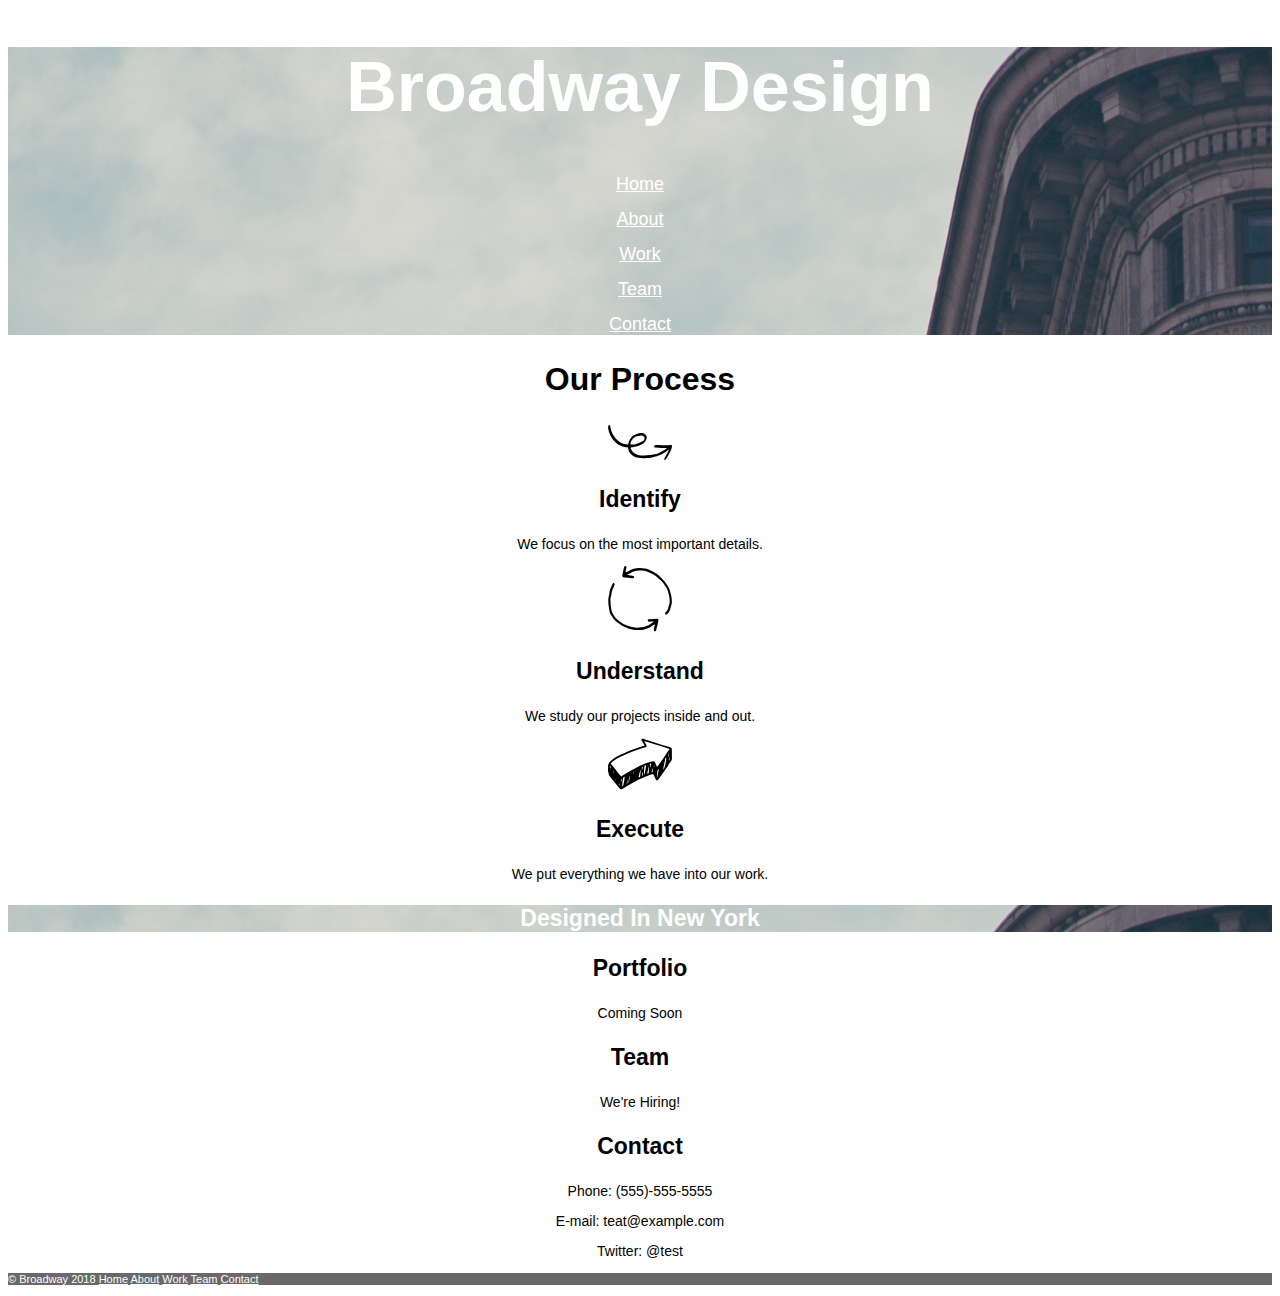
<file: broadway/index.html>
<!DOCTYPE html>
<html>
  <head>
    <title>Broadway Design</title>
    <link href="resources/css/style.css" type="text/css" rel="stylesheet"/>
  </head>
  <body>
    <div class="bkgd">
      <h1>Broadway Design</h1>
      <div class="link">
        <p><a href="#">Home</a></p>
        <p><a href="#process">About</a></p>
        <p><a href="#work">Work</a></p>
        <p><a href="#team">Team</a></p>
        <p><a href="#contact">Contact</a></p>
      </div>
    </div>
    <div id="process">
      <h2>Our process</h2>
      <p><img src="resources/images/identify.svg" alt="identify"/></p>
      <h3>Identify</h3>
      <p>We focus on the most important details.</p>
      <p><img src="resources/images/understand.svg" alt="understand"/></p>
      <h3>Understand</h3>
      <p>We study our projects inside and out.</p>
      <p><img src="resources/images/execute.svg" alt="execute"/></p>
      <h3>Execute</h3>
      <p>We put everything we have into our work.</p>
    </div>
    <h3 class="bkgd">Designed in New York</h3>
    <div id="work">
      <h3>Portfolio</h3>
      <p>Coming Soon</p>
    </div>
    <div id="team">
      <h3>Team</h3>
      <p>We're Hiring!</p>
    </div>
    <div id="contact">
      <h3>Contact</h3>
      <p>Phone: (555)-555-5555</p>
      <p>E-mail: teat@example.com</p>
      <p>Twitter: @test</p>
    </div>
    <div>
      <p class="foot">&copy; Broadway 2018
        <a href="#">Home</a>
        <a href="#process">About</a>
        <a href="#work">Work</a>
        <a href="#team">Team</a>
        <a href="#contact">Contact</a>
      </p>
    </div>
  </body>
</html>
</file>
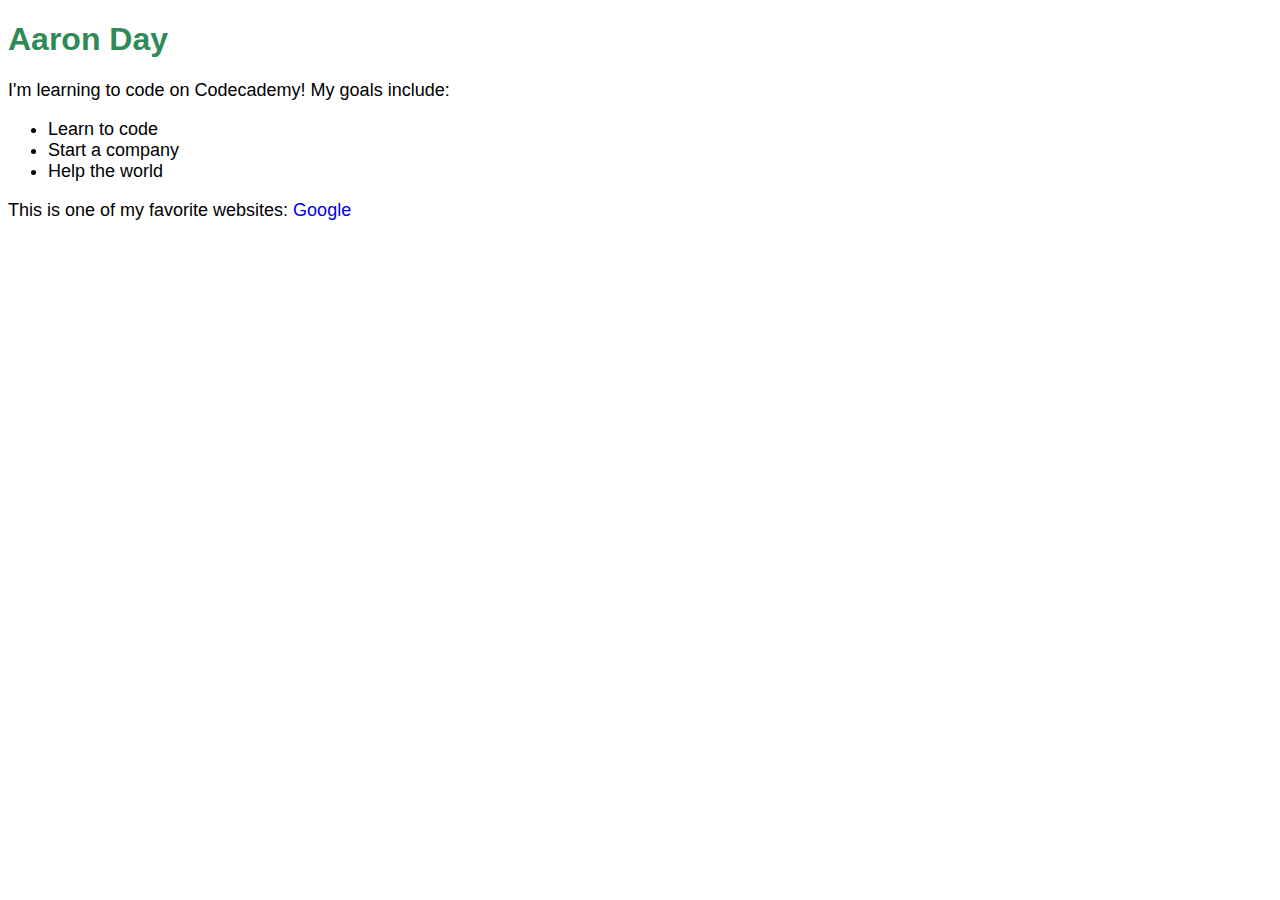
<file: DevProject/index.html>
<!DOCTYPE html>
<html>
	<head>
		<title>Aaron Day</title>
		<link href="./resources/css/index.css" type="text/css" rel="stylesheet">
	</head>
	<body>
		<h1>Aaron Day</h1>
		<p>I'm learning to code on Codecademy! My goals include:</p>
		<ul>
			<li>Learn to code</li>
			<li>Start a company</li>
			<li>Help the world</li>
		</ul>
		<p>This is one of my favorite websites: <a href="https://www.google.com/" target="_blank">Google</a></p>
	</body>
</html>
</file>
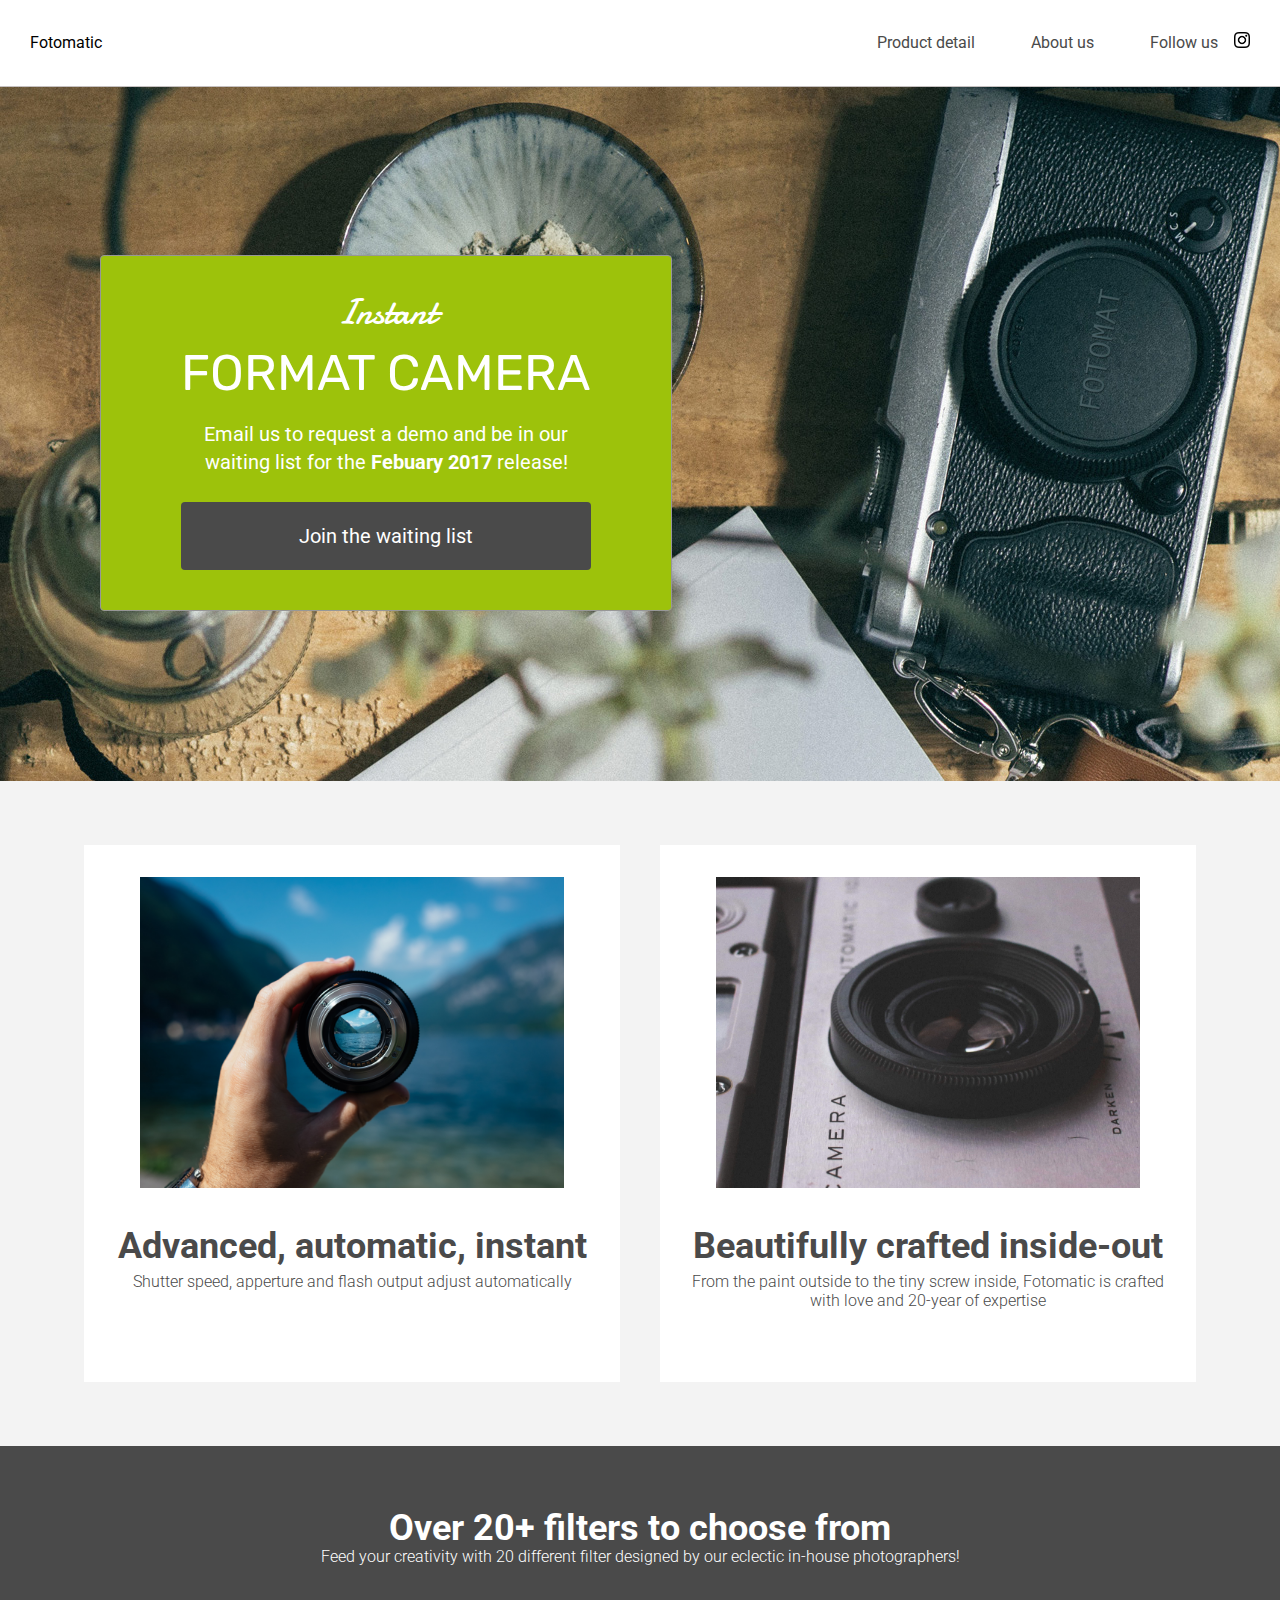
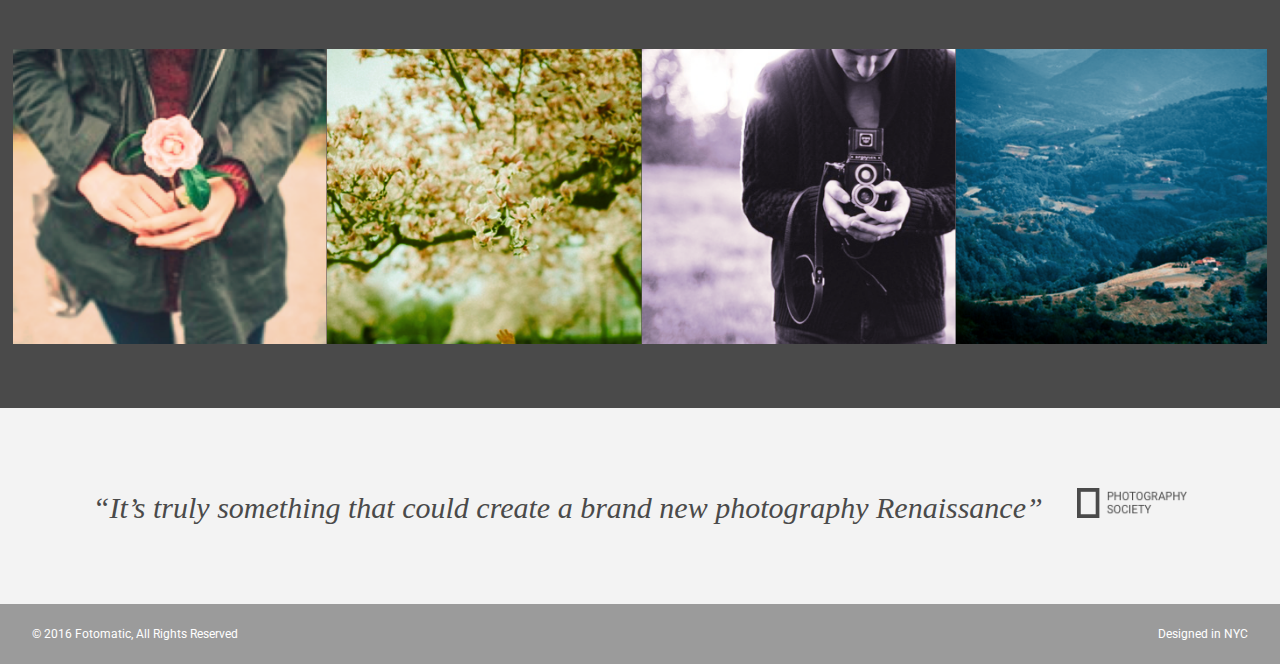
<file: Fotomatic/index.html>
<!DOCTYPE html>
<html>
<head>
  <link href="https://fonts.googleapis.com/css?family=Damion" rel="stylesheet">
  <link href="https://fonts.googleapis.com/css?family=Rubik" rel="stylesheet">
  <link href="https://fonts.googleapis.com/css?family=Roboto:300,400,600,700" rel="stylesheet">
  <link href="resources/css/reset.css" type="text/css" rel="stylesheet"/>
  <link href="resources/css/style.css" type="text/css" rel="stylesheet"/>
  <meta charset="UTF-8">
</head>
<body>
  <!-- Header -->
  <header>
    <div class="content">
      <a href="index.html" class="desktop logo">Fotomatic</a>
      <nav class="desktop">
        <ul>
          <li><a href="#">Product detail</a></li>
          <li><a href="#">About us</a></li>
          <li><a href="https://www.instagram.com/">Follow us <img class="icon" src="./resources/images/instagram.png"></a></li>
        </ul>
      </nav>
      <nav class="mobile">
        <ul>
          <li><a href="#"><img src="resources/images/ic-logo.svg"></a></li>
          <li><a href="#"><img src="resources/images/ic-product-detail.svg"></a></li>
          <li><a href="#"><img src="resources/images/ic-about-us.svg"></a></li>
          <li><a href="#" class="button">Join us</a></li>
        </ul>
      </nav>
    </div>
  </header>

  <!-- Main Content -->
  <div class="main-content">

    <!-- Sign Up Section -->
    <div id="sign-up-section" class="banner">
      <div id="sign-up-cta">
        <div class="content center">
          <div class="header">
            <h2 class="cursive">Instant</h2>
            <h1 class="striking">FORMAT CAMERA</h1>
          </div>
          <div class="email">
            <span>
              Email us to request a demo and be in our waiting list for the <strong>Febuary 2017</strong> release!
            </span>
            <div class="button">Join the waiting list</div>
          </div>
        </div>
      </div>
    </div>

    <!-- Features Section -->
    <div id="features-section">
      <div class="feature">
        <div class="center">
          <div class="image-container">
            <img src="resources/images/feature-1.png" />
          </div>
          <div class="content">
            <h2>Advanced, automatic, instant</h2>
            <h3>Shutter speed, apperture and flash output adjust automatically</h3>
          </div>
        </div>
      </div>
      <div class="feature">
        <div class="center">
          <div class="image-container">
            <img src="resources/images/feature-2.png" />
          </div>
          <div class="content">
            <h2>Beautifully crafted inside-out</h2>
            <h3>From the paint outside to the tiny screw inside, Fotomatic is crafted with love and 20-year of expertise</h3>
          </div>
        </div>
      </div>
    </div>

    <!-- Filters Section -->
    <div id="filters-section">
      <div class="content center">
        <h2>Over 20+ filters to choose from</h2>
        <h3>Feed your creativity with 20 different filter designed by our eclectic in-house photographers!</h3>
      </div>
      <div class="images-container">
        <div class="image-container">
          <img src="./resources/images/filter-1.png" />
        </div>
        <div class="image-container">
          <img src="./resources/images/filter-2.png" />
        </div>
        <div class="image-container">
          <img src="./resources/images/filter-3.png" />
        </div>
        <div class="image-container extra">
          <img src="./resources/images/filter-4.png" />
        </div>
      </div>
    </div>

    <!-- Quotes Section -->
    <div id="quotes-section">
      <div class="content center">
        <span class="quote">“It’s truly something that could create a brand new photography Renaissance”</span>
        <img class="quote-citation" src="resources/images/photography-logo.png" />
      </div>
    </div>

    <!-- Footer -->
    <footer>
      <div class="content">
        <span class="copyright">© 2016  Fotomatic, All Rights Reserved</span>
        <span class="location">Designed in NYC</span>
      </div>
    </footer>

  </div>
</body>
</html>
</file>
<file: broadway/resources/css/style.css>
* {
  font-family: Helvetica;
  text-align: center;
}

h1, h2, h3 {
  font-weight: bold;
  text-transform: capitalize;
}

h1 {
  font-size: 70px;
}

h2 {
  font-size: 32px;
}

h3 {
  font-size: 23px;
}

p {
  font-size: 14px;
}

.link p a {
  font-size: 18px;
  color: white;
}

.bkgd {
  color: white;
  background-image: url("../images/the-flatiron-building.png");
}

.foot, .foot a {
  font-size: 11px;
  color: white;
  background-color: dimgray;
  text-align: left;
}
</file>
<file: DevProject/resources/css/index.css>
* {
	font-family: Helvetica, Arial, sans-serif;
}

h1 {
	color: SeaGreen;
}

p, li {
	font-size: 18px;
}

a {
	text-decoration: none;
}
</file>
<file: Fotomatic/resources/css/style.css>
/* Universal Styles */

html {
  font-family: "Roboto", sans-serif;
  font-size: 16px;
}

.main-content {
  position: relative;
  top: 5.3125rem; /* To offset for fixed header. */
}

.center {
  text-align: center;
}

.button {
  border-radius: 4px;
  background-color: #4a4a4a;
  color: white;
}

.image-container {
  overflow: hidden;
}

.image-container img {
  display: block;
  max-width: 100%;
}

@media only screen and (max-width: 760px) {
  .main-content {
    top: 2.5625rem;
  }
}

/* Header */

header {
  position: fixed;
  z-index: 1;
  width: 100%;
  border-bottom: solid 1px #c6c1c1;
  background-color: white;
}

header .content {
  display: flex;
  align-items: center;
  padding: 1.875rem;
}

header .logo {
  flex: 1;
}

header nav ul {
  display: flex;
}

nav li {
  padding-left: 3.5rem;
}

nav a {
  vertical-align: bottom;
  line-height: 1.6;
  font-size: 1rem;
  color: #4a4a4a;
}

header .icon {
  width: 1rem;
  padding-left: .75rem;
}

header .mobile {
  display: none;
}

@media only screen and (max-width: 760px) {
  header .desktop {
    display: none;
  }

  header .mobile {
    display: block;
    width: 100%;
  }

  header .content {
    padding: .5rem 0;
  }

  header .mobile ul {
    display: flex;
    justify-content: space-around;
    align-items: center;
    width: 100%;
  }

  header .mobile li {
    padding: 0;
  }

  header .mobile .button {
    padding: .1875rem .5rem;
    background-color: #9dc20b;
    line-height: 1.6;
    color: white;
  }
}

/* Sign Up Section */

#sign-up-section {
  display: flex;
  justify-content: flex-start;
  align-items: flex-start;
  height: 43.5rem;
  background-image: url(../images/banner-landingpage.jpg);
  background-size: cover;
  background-position: center;
  background-repeat: no-repeat;
}

#sign-up-cta {
  padding: 0 5rem 2.5rem 5rem;
  border: solid 1px #979797;
  border-radius: 4px;
  background-color: #9dc20b;
  position: relative;
  top: 10.625rem;
  left: 6.25rem;
}

#sign-up-cta .content {
  width: 25.625rem;
  margin-top: 2rem;
  font-family: "Roboto", sans-serif;
  font-size: 1.25rem;
  line-height: 1.4;
  color: white;
}

#sign-up-cta h1 {
  font-size: 3.125rem;
}

#sign-up-cta h2 {
  font-size: 2.25rem;
}

#sign-up-cta span strong {
  font-weight: bold;
}

#sign-up-cta .cursive {
  font-family: "Damion", cursive;
}

#sign-up-cta .striking {
  font-family: "Rubik", sans-serif;
  padding-bottom: .75rem;
}

#sign-up-cta .button {
  margin-top: 1.625rem;
  padding: 1.25rem 7.25rem;
}

@media only screen and (max-width: 760px) {
  #sign-up-section {
    align-items: center;
    justify-content: center;
    height: 28rem;
  }

  #sign-up-cta {
    position: static;
    width: auto;
    height: auto;
    background-color: transparent;
    border: none;
  }

  #sign-up-cta .content {
    margin-top: 0;
  }

  #sign-up-cta .email {
    display: none;
  }

  #sign-up-cta h1 {
    font-size: 3.125rem;
  }

  #sign-up-cta h2 {
    font-size: 2.25rem;
  }
}

@media only screen and (max-width: 450px) {
  #sign-up-section {
    height: 20rem;
  }

  #sign-up-cta h1 {
    font-size: 2.25rem;
  }

  #sign-up-cta h2 {
    font-size: 2rem;
  }
}

/* Features Section */

#features-section {
  display: flex;
  justify-content: space-between;
  padding: 4rem 5%;
  background-color: #f3f3f3;
}

.feature {
  flex: 1;
  padding: 2rem;
  margin: 0px 1.25rem;
  background-color: white;
}

.feature .image-container {
  width: 90%;
  height: 65%;
  margin: 0 auto;
}

.feature .content {
  padding: 2.5rem 0;
}

.feature h2 {
  padding-bottom: .5rem;
  font-size: 2.25rem;
  font-weight: bold;
  color: #4a4a4a;
}

.feature h3 {
  font-size: 1rem;
  line-height: 1.2;
  font-weight: 300;
  color: #4a4a4a;
}

@media only screen and (max-width: 890px) {
  .feature h2 {
    font-size: 1.125rem;
    line-height: 1.3;
    font-weight: normal;
  }

  .feature h3 {
    font-size: .875rem;
    line-height: 1.4;
  }
}

@media only screen and (max-width: 760px) {
  #features-section {
    flex-flow: column;
    padding: 0;
  }

  .feature {
    margin: 0;
    padding: 1.25rem 1rem 0 1rem;
  }

  .feature .content {
    padding: 1.25rem 0 1.875rem 0;
  }
}

/* Filters Section */

#filters-section {
  padding: 4rem 0;
  background-color: #4a4a4a;
}

#filters-section .content {
  padding: 0 .625rem;
  margin-bottom: 5rem;
}

#filters-section .content h2 {
  font-size: 2.25rem;
  font-weight: bold;
  color: white;
}

#filters-section .content h3 {
  font-size: 1rem;
  line-height: 1.4;
  font-weight: 300;
  color: white;
}

#filters-section .images-container {
  display: flex;
  max-width: 100%;
  padding: 0 1%;
}

@media only screen and (max-width: 760px) {
  #filters-section {
    padding: 1.5rem 0 0 0;
  }

  #filters-section .content {
    margin-bottom: 1rem;
  }

  #filters-section .content h2 {
    padding-bottom: .625rem;
    font-size: 1.125rem;
    line-height: 1.3;
    font-weight: normal;
  }

  #filters-section .content h3 {
    font-size: .875rem;
    line-height: 1.4;
  }

  #filters-section .images-container {
    padding: 0;
  }

  #filters-section .extra {
    display: none;
  }
}

/* Quotes Section */

#quotes-section {
  background-color: #f3f3f3;
}

#quotes-section .content {
  padding: 5rem 0;
}

#quotes-section .quote {
  padding-right: 1.875rem;
  font-family: "Palatino", serif;
  font-size: 1.875rem;
  line-height: 1.1;
  font-style: italic;
  color: #4a4a4a;
}

#quotes-section .quote-citation {
  height: 1.875rem;
}

@media only screen and (max-width: 760px) {
  #quotes-section content {
    padding: 1.875rem .625rem;
  }

  #quotes-section .quote {
    font-size: 1.5rem;
    line-height: 1.4;
  }

  #quotes-section .quote-citation {
    display: block;
    padding-top: 1rem;
    margin: auto;
  }
}

/* Footer */

footer {
  background-color: #9b9b9b;
  padding: 1.5rem 2rem;
}

footer .content {
  color: white;
  display: flex;
  font-size: .75rem;
}

footer .copyright {
  flex-grow: 1;
}

@media only screen and (max-width: 760px) {
  footer .content {
    font-size: .625rem;
  }
}
</file>
